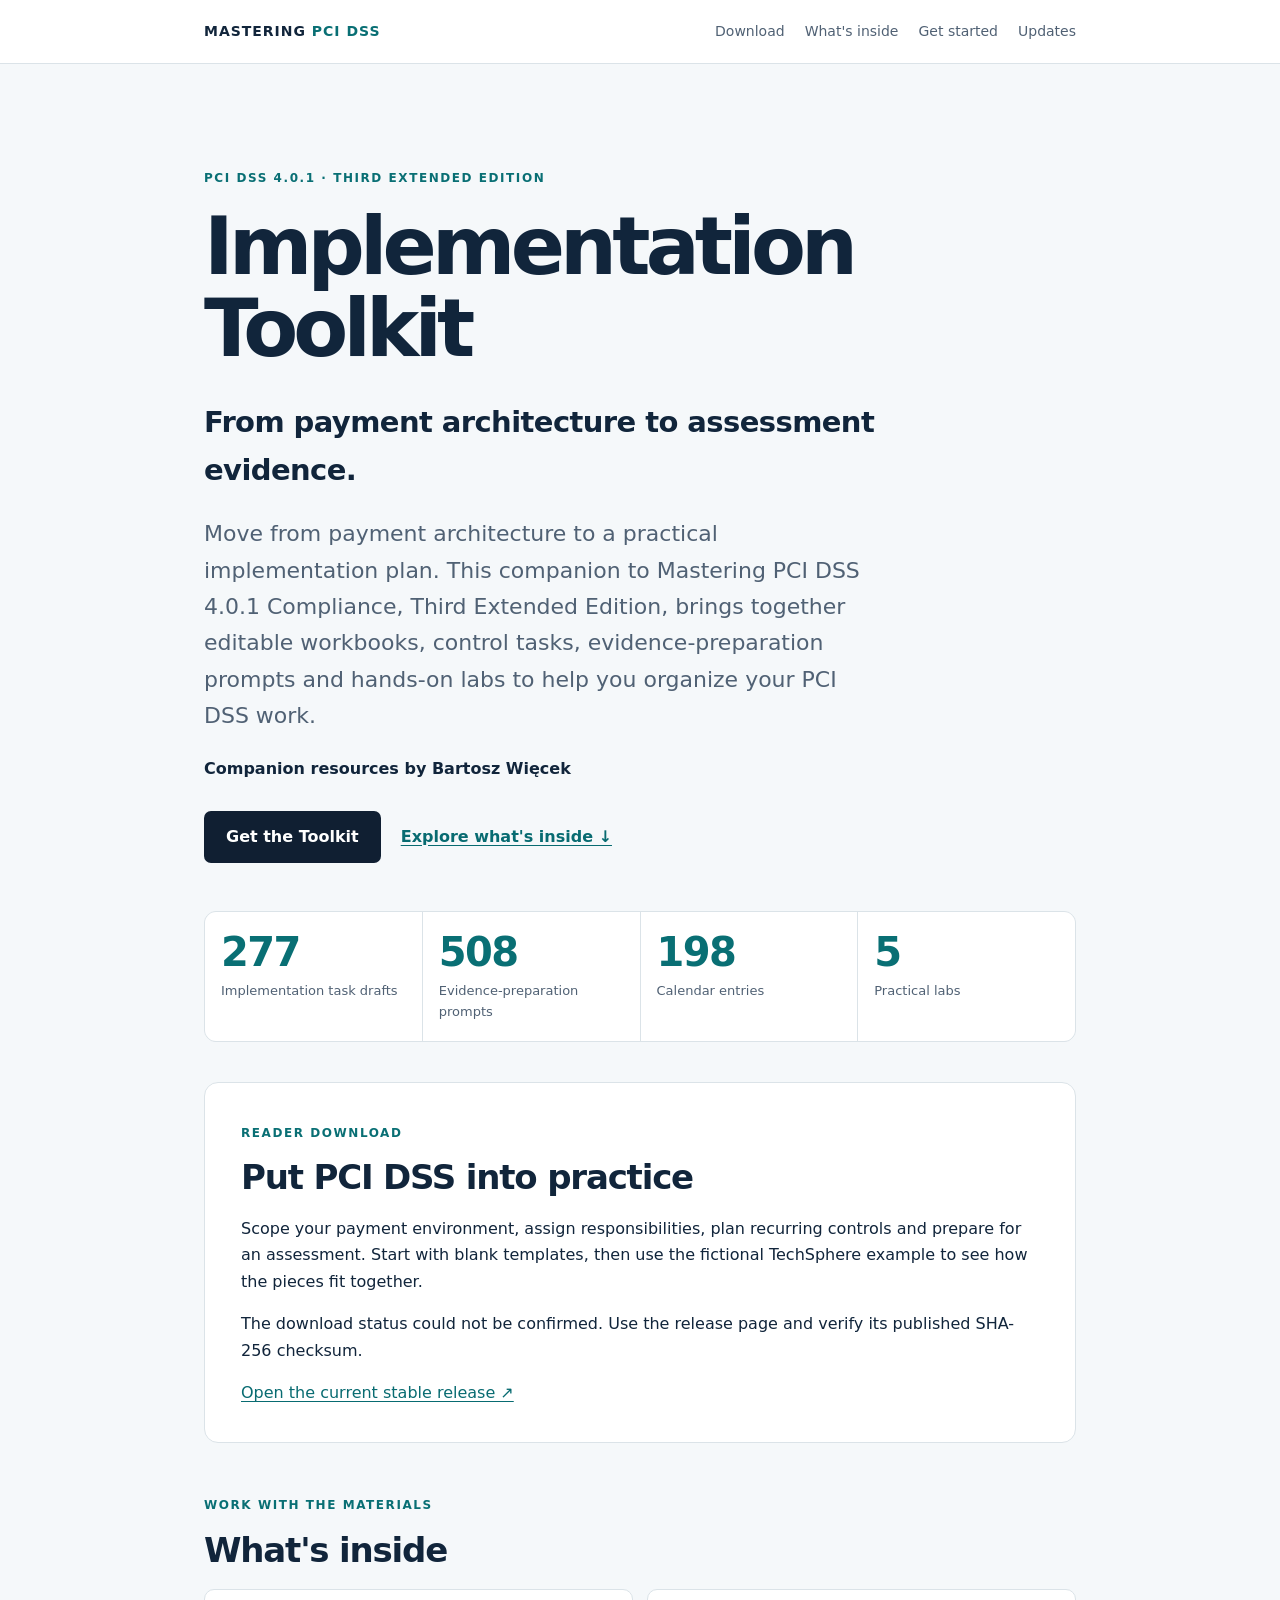
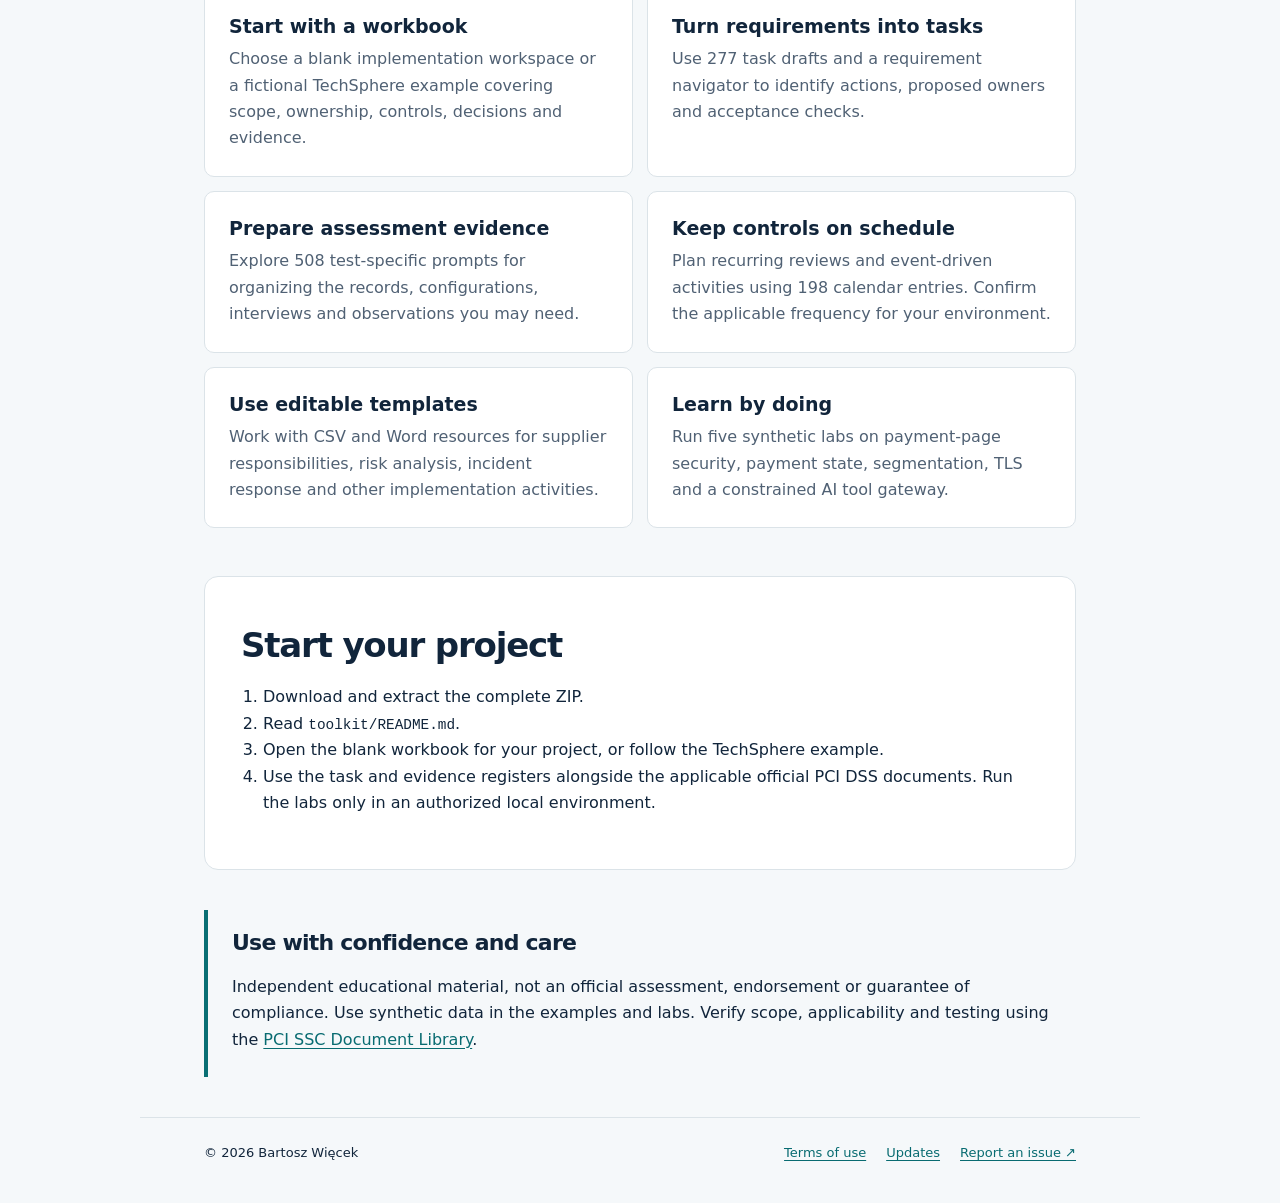
<file: docs/index.html>
<!doctype html>
<html lang="en">
<head>
<meta charset="utf-8"><meta name="viewport" content="width=device-width, initial-scale=1">
<meta name="description" content="Put PCI DSS 4.0.1 into practice with editable workbooks, implementation tasks, evidence prompts, a planning calendar and five practical labs.">
<title>Mastering PCI DSS | Implementation Toolkit</title>
<link rel="stylesheet" href="assets/style.css">
</head>
<body>
<header class="top"><div class="wrap nav"><a class="brand" href="./">MASTERING <strong>PCI DSS</strong></a><nav aria-label="Main navigation"><a href="#downloads">Download</a><a href="#contents">What's inside</a><a href="#start">Get started</a><a href="errata.html">Updates</a></nav></div></header>
<main class="wrap">
<section class="hero"><span class="eyebrow">PCI DSS 4.0.1 · THIRD EXTENDED EDITION</span>
<h1>Implementation<br>Toolkit</h1>
<p class="hero-line">From payment architecture to assessment evidence.</p>
<p class="subtitle">Move from payment architecture to a practical implementation plan. This companion to Mastering PCI DSS 4.0.1 Compliance, Third Extended Edition, brings together editable workbooks, control tasks, evidence-preparation prompts and hands-on labs to help you organize your PCI DSS work.</p>
<p class="author">Companion resources by Bartosz Więcek</p>
<div class="actions"><a class="button" href="#downloads">Get the Toolkit</a><a class="secondary" href="#contents">Explore what's inside ↓</a></div></section>
<section class="metric-strip" aria-label="Toolkit at a glance"><div><strong>277</strong><span>Implementation task drafts</span></div><div><strong>508</strong><span>Evidence-preparation prompts</span></div><div><strong>198</strong><span>Calendar entries</span></div><div><strong>5</strong><span>Practical labs</span></div></section>
<section id="downloads" class="panel"><span class="eyebrow">READER DOWNLOAD</span><h2>Put PCI DSS into practice</h2>
<p>Scope your payment environment, assign responsibilities, plan recurring controls and prepare for an assessment. Start with blank templates, then use the fictional TechSphere example to see how the pieces fit together.</p>
<div id="release-list"><p class="muted" role="status">Checking the current release…</p></div>
<noscript><p><a href="https://github.com/BartekWiecek/mastering_PCI_DSS_Toolkit/releases/tag/v1.0.0">Download the Toolkit from GitHub Releases</a> and verify the SHA-256 checksum provided there.</p></noscript>
</section>
<section id="contents"><span class="eyebrow">WORK WITH THE MATERIALS</span><h2>What's inside</h2>
<div class="cards"><article><h3>Start with a workbook</h3><p>Choose a blank implementation workspace or a fictional TechSphere example covering scope, ownership, controls, decisions and evidence.</p></article>
<article><h3>Turn requirements into tasks</h3><p>Use 277 task drafts and a requirement navigator to identify actions, proposed owners and acceptance checks.</p></article>
<article><h3>Prepare assessment evidence</h3><p>Explore 508 test-specific prompts for organizing the records, configurations, interviews and observations you may need.</p></article>
<article><h3>Keep controls on schedule</h3><p>Plan recurring reviews and event-driven activities using 198 calendar entries. Confirm the applicable frequency for your environment.</p></article>
<article><h3>Use editable templates</h3><p>Work with CSV and Word resources for supplier responsibilities, risk analysis, incident response and other implementation activities.</p></article>
<article><h3>Learn by doing</h3><p>Run five synthetic labs on payment-page security, payment state, segmentation, TLS and a constrained AI tool gateway.</p></article></div></section>
<section id="start" class="panel"><h2>Start your project</h2><ol><li>Download and extract the complete ZIP.</li><li>Read <code>toolkit/README.md</code>.</li><li>Open the blank workbook for your project, or follow the TechSphere example.</li><li>Use the task and evidence registers alongside the applicable official PCI DSS documents. Run the labs only in an authorized local environment.</li></ol></section>
<section class="notice"><h2>Use with confidence and care</h2><p>Independent educational material, not an official assessment, endorsement or guarantee of compliance. Use synthetic data in the examples and labs. Verify scope, applicability and testing using the <a href="https://www.pcisecuritystandards.org/document_library/">PCI SSC Document Library</a>.</p></section>
</main>
<footer class="wrap"><span>© 2026 Bartosz Więcek</span><a href="terms.html">Terms of use</a><a href="errata.html">Updates</a><a href="https://github.com/BartekWiecek/mastering_PCI_DSS_Toolkit/issues">Report an issue ↗</a></footer>
<script src="assets/download.js" defer></script>
</body></html>
</file>
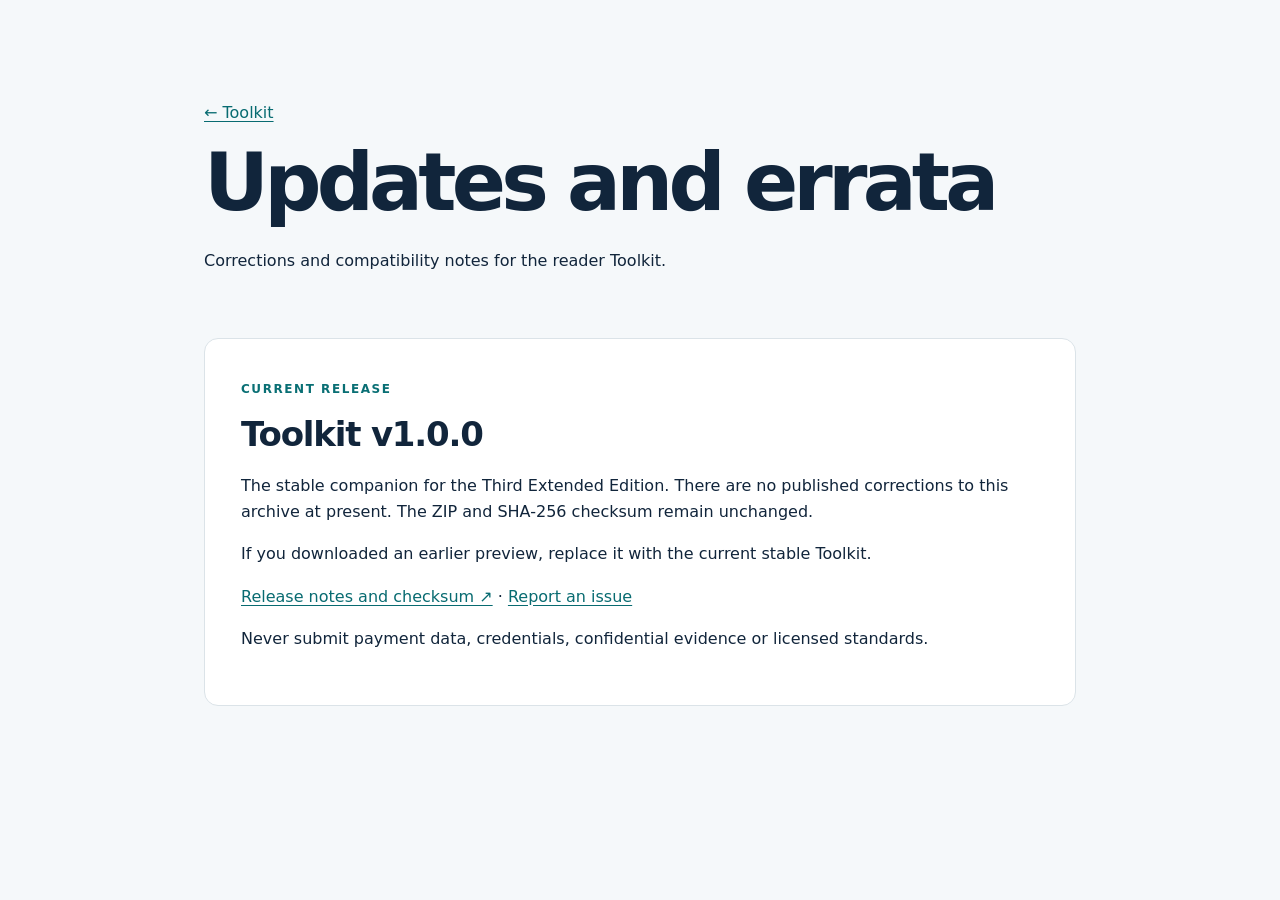
<file: docs/errata.html>
<!doctype html><html lang="en"><head><meta charset="utf-8"><meta name="viewport" content="width=device-width,initial-scale=1"><title>Updates | Mastering PCI DSS</title><link rel="stylesheet" href="assets/style.css"></head><body><main class="wrap"><section class="hero"><a href="./">← Toolkit</a><h1>Updates and errata</h1><p>Corrections and compatibility notes for the reader Toolkit.</p></section><section class="panel"><span class="eyebrow">CURRENT RELEASE</span><h2>Toolkit v1.0.0</h2><p>The stable companion for the Third Extended Edition. There are no published corrections to this archive at present. The ZIP and SHA-256 checksum remain unchanged.</p><p>If you downloaded an earlier preview, replace it with the current stable Toolkit.</p><p><a href="https://github.com/BartekWiecek/mastering_PCI_DSS_Toolkit/releases/tag/v1.0.0">Release notes and checksum ↗</a> · <a href="https://github.com/BartekWiecek/mastering_PCI_DSS_Toolkit/issues">Report an issue</a></p><p>Never submit payment data, credentials, confidential evidence or licensed standards.</p></section></main></body></html>
</file>
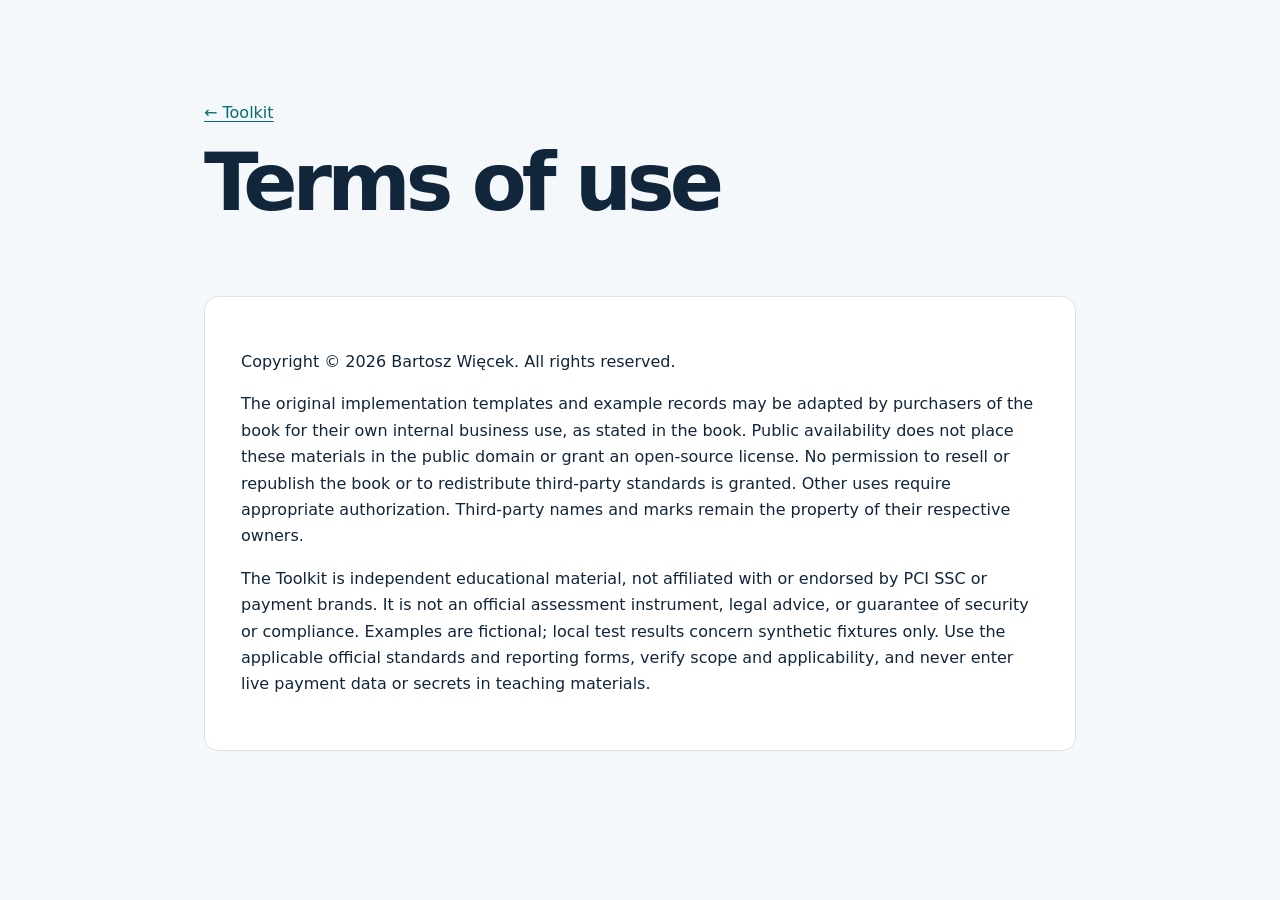
<file: docs/terms.html>
<!doctype html><html lang="en"><head><meta charset="utf-8"><meta name="viewport" content="width=device-width, initial-scale=1"><title>Terms | Mastering PCI DSS</title><link rel="stylesheet" href="assets/style.css"></head><body><main class="wrap"><section class="hero"><a href="./">← Toolkit</a><h1>Terms of use</h1></section><section class="panel"><p>Copyright © 2026 Bartosz Więcek. All rights reserved.</p><p>The original implementation templates and example records may be adapted by purchasers of the book for their own internal business use, as stated in the book. Public availability does not place these materials in the public domain or grant an open-source license. No permission to resell or republish the book or to redistribute third-party standards is granted. Other uses require appropriate authorization. Third-party names and marks remain the property of their respective owners.</p><p>The Toolkit is independent educational material, not affiliated with or endorsed by PCI SSC or payment brands. It is not an official assessment instrument, legal advice, or guarantee of security or compliance. Examples are fictional; local test results concern synthetic fixtures only. Use the applicable official standards and reporting forms, verify scope and applicability, and never enter live payment data or secrets in teaching materials.</p></section></main></body></html>
</file>
<file: docs/assets/style.css>
:root{color-scheme:light;--ink:#11253b;--muted:#506174;--navy:#101f32;--teal:#096f74;--line:#dbe3e8;--paper:#f5f8fa}*{box-sizing:border-box}body{margin:0;font:16px/1.65 system-ui,-apple-system,BlinkMacSystemFont,"Segoe UI",sans-serif;color:var(--ink);background:var(--paper)}a{color:#086b71;text-underline-offset:.2em}a:focus-visible,button:focus-visible,summary:focus-visible{outline:3px solid #d69e22;outline-offset:4px}.wrap{max-width:1000px;margin:auto;padding-inline:clamp(20px,5vw,64px)}.top{background:#fff;border-bottom:1px solid var(--line)}.nav{display:flex;align-items:center;justify-content:space-between;gap:20px;flex-wrap:wrap;padding-block:20px}.brand{font-size:14px;letter-spacing:.07em;font-weight:600;color:var(--ink);text-decoration:none}.brand strong{color:var(--teal)}nav{display:flex;gap:20px;flex-wrap:wrap}nav a{font-size:14px;color:var(--muted);text-decoration:none}.hero{padding:clamp(50px,10vw,100px) 0 48px}.eyebrow{font-size:12px;font-weight:750;letter-spacing:.13em;color:var(--teal)}h1{font-size:clamp(44px,8vw,80px);line-height:1.02;letter-spacing:-.06em;margin:16px 0 24px}h2{font-size:clamp(24px,3.5vw,34px);line-height:1.2;letter-spacing:-.035em;margin:12px 0 18px}h3{margin:0 0 8px;font-size:19px;line-height:1.3}.subtitle{font-size:clamp(18px,2.5vw,22px);max-width:660px;color:var(--muted)}.author{font-weight:650;margin-top:16px}.actions{display:flex;align-items:center;flex-wrap:wrap;gap:20px;margin-top:28px}.button{border:0;display:inline-block;background:var(--navy);color:#fff;border-radius:7px;padding:13px 22px;text-decoration:none;font:inherit;font-weight:650;cursor:pointer}.button:hover{background:#234260}.button:disabled{background:#dbe3e8;color:#506174;cursor:default}.secondary{font-weight:600}.panel{padding:clamp(22px,4vw,36px);border:1px solid var(--line);border-radius:14px;background:#fff;margin-bottom:40px}.row{display:flex;justify-content:space-between;gap:16px;align-items:flex-start;flex-wrap:wrap}.badge{font-size:11px;letter-spacing:.06em;font-weight:750;background:#f7eed3;color:#63480b;padding:5px 11px;border-radius:4px}.muted{color:var(--muted);font-size:14px}.hash{overflow-wrap:anywhere;display:block;background:var(--paper);padding:12px;border-radius:5px;margin-top:12px}summary{cursor:pointer}#contents{margin:48px 0}.cards{display:grid;grid-template-columns:repeat(2,minmax(0,1fr));gap:14px}.cards article{background:#fff;border:1px solid var(--line);border-radius:10px;padding:24px}.cards p{color:var(--muted);margin:0}.notice{border-left:4px solid var(--teal);padding:8px 24px;margin:40px 0}.notice h2{font-size:22px}footer{border-top:1px solid var(--line);display:flex;flex-wrap:wrap;gap:20px;font-size:13px;padding-block:24px 40px}footer span{margin-right:auto}ol{padding-left:22px}code{font-size:.9em;overflow-wrap:anywhere}@media(max-width:600px){.cards{grid-template-columns:1fr}.nav{align-items:flex-start}.nav nav{gap:14px}}
.release-card{border:1px solid var(--line);border-radius:9px;padding:20px;margin:16px 0}.release-card h3{display:inline-block;margin-right:12px}.release-card details{margin:12px 0}.release-card .button{min-height:44px}

.hero-line{font-size:clamp(20px,3vw,29px);font-weight:700;letter-spacing:-.02em;max-width:780px;color:var(--ink);margin-bottom:14px}.metric-strip{display:grid;grid-template-columns:repeat(4,minmax(0,1fr));gap:1px;background:var(--line);border:1px solid var(--line);border-radius:12px;overflow:hidden;margin:0 0 40px}.metric-strip div{background:white;padding:18px 16px}.metric-strip strong{display:block;color:var(--teal);font-size:clamp(28px,4vw,40px);line-height:1.1;letter-spacing:-.04em}.metric-strip span{display:block;font-size:13px;margin-top:6px;color:var(--muted)}.release-card .badge{background:#e1f1ec;color:#105d43}.release-card{margin-bottom:0}@media(max-width:600px){.metric-strip{grid-template-columns:repeat(2,minmax(0,1fr))}.metric-strip div{padding:16px}}
</file>
